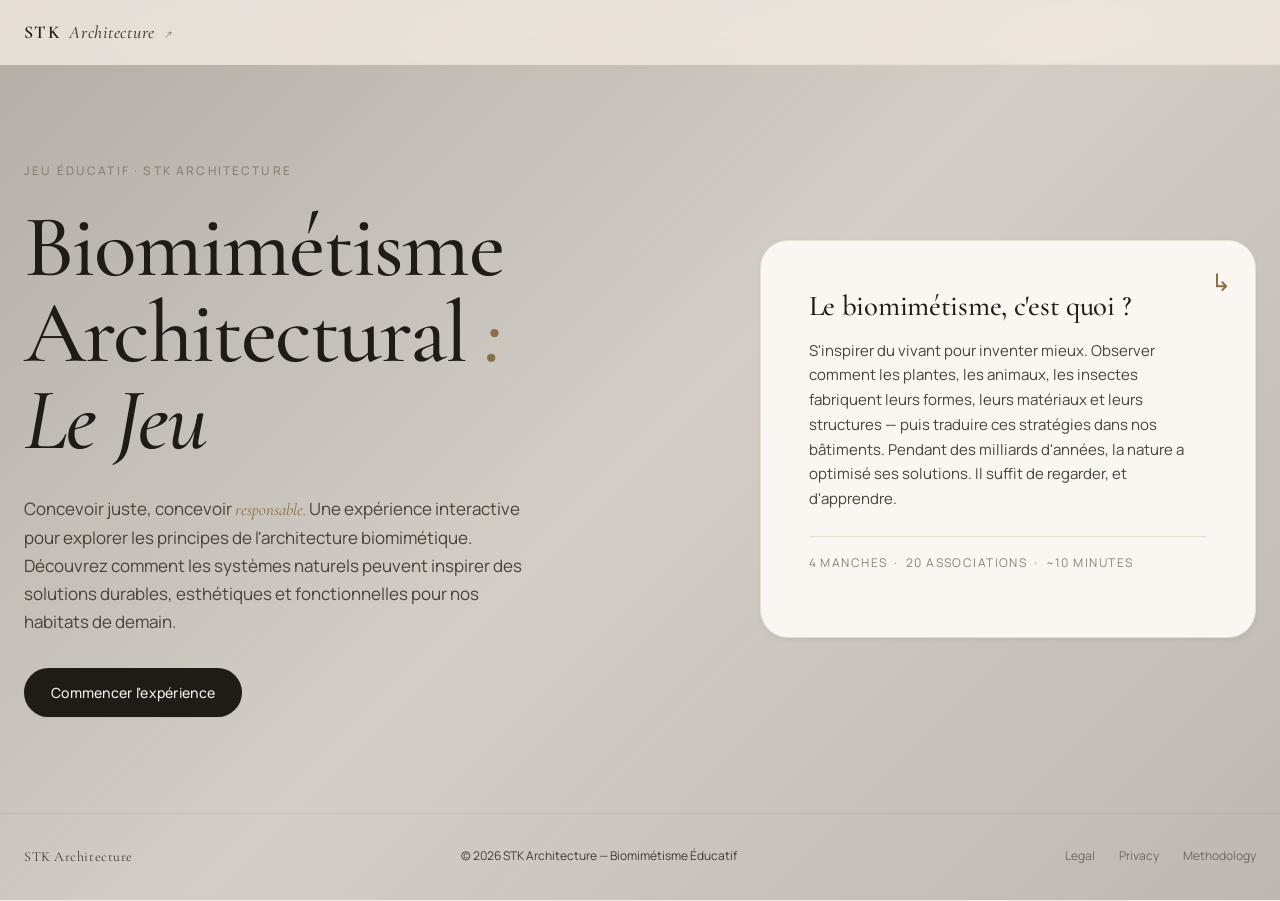
<file: index.html>
<!DOCTYPE html>
<html lang="fr">
<head>
  <meta charset="UTF-8" />
  <meta name="viewport" content="width=device-width, initial-scale=1.0" />
  <meta name="description" content="STK Architecture — Biomimétisme Architectural : Le Jeu. Un jeu d'association pédagogique entre formes vivantes et structures bâties." />
  <title>STK Architecture — Biomimétisme : Le Jeu</title>

  <!-- Typographies : Cormorant Garamond (serif italique pour titres) + Manrope (sans-serif corps) -->
  <link rel="preconnect" href="https://fonts.googleapis.com" />
  <link rel="preconnect" href="https://fonts.gstatic.com" crossorigin />
  <link
    href="https://fonts.googleapis.com/css2?family=Cormorant+Garamond:ital,wght@0,400;0,500;0,600;1,400;1,500;1,600&family=Manrope:wght@300;400;500;600;700&display=swap"
    rel="stylesheet"
  />

  <link rel="stylesheet" href="style.css" />
</head>
<body>

  <!-- ========== EN-TÊTE — Minimaliste ========== -->
  <header class="site-header" role="banner">
    <div class="site-header__inner">
      <a
        href="https://stk-architecture.com"
        class="site-header__logo"
        aria-label="Retour au site STK Architecture"
        title="Retour au site STK Architecture"
      >
        <span class="logo-mark">STK</span>
        <span class="logo-word">Architecture</span>
        <span class="logo-arrow" aria-hidden="true">↗</span>
      </a>
    </div>
  </header>

  <!-- ========== LANDING ========== -->
  <main id="view-landing" class="view view--landing" aria-labelledby="landing-title">
    <!-- Vidéo d'arrière-plan -->
    <video 
      id="landing-video" 
      class="landing__video" 
      autoplay 
      muted 
      loop
      playsinline
      aria-hidden="true"
    >
      <source src="background.mp4" type="video/mp4">
    </video>
    
    <div class="landing">
      <div class="landing__text">
        <p class="landing__eyebrow">Jeu éducatif · STK Architecture</p>
        <h1 id="landing-title" class="landing__title">
          Biomimétisme<br />
          Architectural <span class="landing__title-em">:</span><br />
          <em>Le Jeu</em>
        </h1>
        <p class="landing__lede">
          Concevoir juste, concevoir <em>responsable.</em>
          Une expérience interactive pour explorer les principes
          de l'architecture biomimétique. Découvrez comment les
          systèmes naturels peuvent inspirer des solutions durables,
          esthétiques et fonctionnelles pour nos habitats de demain.
        </p>
        <button type="button" class="btn btn--primary" id="btn-start">
          Commencer l'expérience
        </button>
      </div>

      <aside class="landing__card" aria-labelledby="landing-card-title">
        <span class="landing__card-mark">↳</span>
        <h2 id="landing-card-title" class="landing__card-title">
          Le biomimétisme, c'est quoi&nbsp;?
        </h2>
        <p>
          S'inspirer du vivant pour inventer mieux. Observer comment
          les plantes, les animaux, les insectes fabriquent leurs
          formes, leurs matériaux et leurs structures — puis traduire
          ces stratégies dans nos bâtiments. Pendant des milliards
          d'années, la nature a optimisé ses solutions. Il suffit de
          regarder, et d'apprendre.
        </p>
        <p class="landing__card-meta">
          4 manches &nbsp;·&nbsp; 20 associations &nbsp;·&nbsp; ~10 minutes
        </p>
      </aside>
    </div>
  </main>

  <!-- ========== JEU ========== -->
  <main id="view-game" class="view view--game" hidden aria-labelledby="game-title">

    <div class="game">
      <header class="game__header">
        <div class="game__header-left">
          <button type="button" class="btn-back" id="btn-quit">
            <span class="btn-back__arrow">←</span>
            <span class="btn-back__text">Menu principal</span>
          </button>
          <h2 class="game__phase" id="game-phase">Manche 1 / 4</h2>
        </div>
        <div class="game__header-right">
          <div class="game__progress" aria-live="polite">
            <span class="game__progress-label">Paires trouvées</span>
            <span class="game__progress-count">
              <span id="game-found">0</span>
              <span class="game__progress-sep">/</span>
              <span id="game-total">5</span>
            </span>
          </div>
        </div>
      </header>

      <section class="game__board" aria-label="Plateau de jeu">
        <div class="board" id="board" role="grid" aria-label="Grille de cartes à associer">
          <!-- Les cartes sont injectées par script.js -->
        </div>
      </section>
    </div>
  </main>

  <!-- ========== TOAST INDICE ========== -->
  <div
    class="hint-toast"
    id="hint-toast"
    role="status"
    aria-live="polite"
    hidden
  >
    <div class="hint-toast__content">
      <div class="hint-toast__header">
        <span class="hint-toast__icon">✦</span>
        <span class="hint-toast__title">Indice</span>
      </div>
      <p class="hint-toast__text" id="hint-toast-text"></p>
    </div>
    <button
      type="button"
      class="hint-toast__close"
      id="hint-toast-close"
      aria-label="Fermer l'indice"
    >×</button>
  </div>

  <!-- ========== MODALE : PAIRE TROUVÉE ========== -->
  <div
    class="modal"
    id="modal-pair"
    role="dialog"
    aria-modal="true"
    aria-labelledby="modal-pair-title"
    hidden
  >
    <div class="modal__backdrop" data-close-modal="modal-pair"></div>
    <article class="modal__panel modal__panel--pair">
      <header class="modal__header">
        <p class="modal__eyebrow">Association réussie</p>
        <h3 class="modal__title" id="modal-pair-title">—</h3>
      </header>

      <div class="modal__pair-visuals">
        <figure class="modal__visual modal__visual--bio">
          <div class="modal__visual-image" id="modal-pair-bio-image" aria-hidden="true"></div>
          <figcaption>
            <span class="modal__visual-label">Biologie</span>
            <span class="modal__visual-name" id="modal-pair-bio-name">—</span>
          </figcaption>
        </figure>
        <div class="modal__visual-link" aria-hidden="true">
          <span>↔</span>
        </div>
        <figure class="modal__visual modal__visual--archi">
          <div class="modal__visual-image" id="modal-pair-archi-image" aria-hidden="true"></div>
          <figcaption>
            <span class="modal__visual-label">Architecture</span>
            <span class="modal__visual-name" id="modal-pair-archi-name">—</span>
          </figcaption>
        </figure>
      </div>

      <p class="modal__body" id="modal-pair-text">—</p>

      <footer class="modal__footer">
        <button type="button" class="btn btn--primary" id="modal-pair-continue">
          Continuer →
        </button>
      </footer>
    </article>
  </div>

  <!-- ========== MODALE : FIN DE MANCHE ========== -->
  <div
    class="modal"
    id="modal-round"
    role="dialog"
    aria-modal="true"
    aria-labelledby="modal-round-title"
    hidden
  >
    <div class="modal__backdrop"></div>
    <article class="modal__panel modal__panel--round">
      <p class="modal__eyebrow">Manche complétée</p>
      <h3 class="modal__title" id="modal-round-title">—</h3>
      <p class="modal__body" id="modal-round-text">
        Cinq associations trouvées. Vous progressez dans la lecture
        des stratégies du vivant.
      </p>
      <div class="modal__progress" aria-hidden="true">
        <div class="modal__progress-bar">
          <div class="modal__progress-fill" id="modal-round-fill"></div>
        </div>
        <span id="modal-round-percent">0%</span>
      </div>
      <footer class="modal__footer">
        <button type="button" class="btn btn--primary" id="modal-round-continue">
          Manche suivante →
        </button>
      </footer>
    </article>
  </div>

  <!-- ========== MODALE : FIN DE JEU ========== -->
  <div
    class="modal"
    id="modal-end"
    role="dialog"
    aria-modal="true"
    aria-labelledby="modal-end-title"
    hidden
  >
    <div class="modal__backdrop"></div>
    <article class="modal__panel modal__panel--end">
      <p class="modal__eyebrow">Session complète</p>
      <h3 class="modal__title" id="modal-end-title">
        <em>Masterful Connections</em>
      </h3>
      <p class="modal__body">
        Vingt liens biomimétiques décryptés. Vous avez exploré
        comment la nature innove depuis des milliards d'années.
        Chez STK, nous intégrons cette sagesse millénaire pour
        concevoir des espaces justes, résilients et profondément
        liés à leur territoire.
      </p>
      <footer class="modal__footer modal__footer--split">
        <button type="button" class="btn btn--ghost" id="modal-end-restart">
          Rejouer
        </button>
        <button type="button" class="btn btn--primary" id="modal-end-close">
          Revenir à l'accueil
        </button>
      </footer>
    </article>
  </div>

  <!-- ========== PIED DE PAGE ========== -->
  <footer class="site-footer">
    <p class="site-footer__brand">STK Architecture</p>
    <p class="site-footer__copy">© 2026 STK Architecture — Biomimétisme Éducatif</p>
    <nav class="site-footer__nav" aria-label="Liens secondaires">
      <a href="#">Legal</a>
      <a href="#">Privacy</a>
      <a href="#">Methodology</a>
    </nav>
  </footer>

  <script src="script.js" defer></script>
</body>
</html>
</file>
<file: style.css>
/* =============================================================
   STK Architecture — Biomimétisme : Le Jeu
   Feuille de style principale
   ============================================================= */

/* -------------------------------------------------------------
   1. RESET & BASE
   ------------------------------------------------------------- */
   *,
   *::before,
   *::after {
     box-sizing: border-box;
     margin: 0;
     padding: 0;
   }
   
   html {
     -webkit-text-size-adjust: 100%;
     -moz-text-size-adjust: 100%;
     text-size-adjust: 100%;
     scroll-behavior: smooth;
   }
   
   body {
     font-family: var(--font-sans);
     font-size: 16px;
     line-height: 1.6;
     color: var(--color-ink);
     background-color: var(--color-bg);
     -webkit-font-smoothing: antialiased;
     -moz-osx-font-smoothing: grayscale;
     min-height: 100vh;
     min-height: 100dvh;
     display: flex;
     flex-direction: column;
     overflow-x: hidden;
   }
   
   img,
   picture,
   svg {
     display: block;
     max-width: 100%;
   }
   
   button {
     font-family: inherit;
     font-size: inherit;
     color: inherit;
     background: none;
     border: none;
     cursor: pointer;
   }
   
   a {
     color: inherit;
     text-decoration: none;
   }
   
   [hidden] {
     display: none !important;
   }
   
   /* -------------------------------------------------------------
      2. DESIGN TOKENS
      ------------------------------------------------------------- */
   :root {
     /* Couleurs — palette sable / terre / encre */
     --color-bg: #f2ede5;
     --color-bg-soft: #ebe4d8;
     --color-surface: #faf7f2;
     --color-surface-elev: #ffffff;
     --color-ink: #1f1b16;
     --color-ink-soft: #4a423a;
     --color-ink-mute: #8a8175;
     --color-line: #d9d1c2;
     --color-line-soft: #e6dfd2;
     --color-accent: #8b6f47;
     --color-accent-deep: #6b552e;
     --color-success: #7a8b6c;
     --color-success-soft: #e5ead8;
     --color-error: #a85d3e;
     --color-error-soft: #f1d8ce;
     --color-bio: #6b8a6e;
     --color-archi: #8b6f47;
   
     /* Typographies */
     --font-serif: "Cormorant Garamond", "Garamond", "Georgia", serif;
     --font-sans: "Manrope", "Helvetica Neue", "Helvetica", "Arial", sans-serif;
   
     /* Espacements */
     --space-1: 4px;
     --space-2: 8px;
     --space-3: 12px;
     --space-4: 16px;
     --space-5: 24px;
     --space-6: 32px;
     --space-7: 48px;
     --space-8: 64px;
     --space-9: 96px;
   
     /* Rayons */
     --radius-sm: 6px;
     --radius-md: 12px;
     --radius-lg: 20px;
     --radius-xl: 28px;
   
     /* Ombres */
     --shadow-sm: 0 1px 2px rgba(31, 27, 22, 0.04),
                  0 2px 6px rgba(31, 27, 22, 0.04);
     --shadow-md: 0 4px 12px rgba(31, 27, 22, 0.06),
                  0 12px 32px rgba(31, 27, 22, 0.06);
     --shadow-lg: 0 12px 32px rgba(31, 27, 22, 0.10),
                  0 32px 80px rgba(31, 27, 22, 0.14);
   
     /* Easing — courbes d'animation soignées (style Apple) */
     --ease-out-quart: cubic-bezier(0.25, 1, 0.5, 1);
     --ease-out-quint: cubic-bezier(0.22, 1, 0.36, 1);
     --ease-in-out-soft: cubic-bezier(0.65, 0, 0.35, 1);
     --ease-spring: cubic-bezier(0.34, 1.56, 0.64, 1);
   
     /* Durées */
     --dur-fast: 180ms;
     --dur-med: 320ms;
     --dur-slow: 560ms;
     --dur-xslow: 900ms;
   
     /* Layout */
     --header-h: 64px;
     --container-max: 1320px;
   }
   
   /* -------------------------------------------------------------
      3. TYPOGRAPHIE
      ------------------------------------------------------------- */
   h1,
   h2,
   h3,
   h4 {
     font-family: var(--font-serif);
     font-weight: 500;
     line-height: 1.1;
     letter-spacing: -0.01em;
     color: var(--color-ink);
   }
   
   em {
     font-style: italic;
     font-family: var(--font-serif);
   }
   
   p {
     color: var(--color-ink-soft);
   }
   
   /* -------------------------------------------------------------
      4. HEADER — Minimaliste, logo cliquable
      ------------------------------------------------------------- */
   .site-header {
     position: sticky;
     top: 0;
     z-index: 50;
     background-color: rgba(242, 237, 229, 0.78);
     backdrop-filter: saturate(150%) blur(14px);
     -webkit-backdrop-filter: saturate(150%) blur(14px);
     border-bottom: 1px solid var(--color-line-soft);
   }
   
   .site-header__inner {
     max-width: var(--container-max);
     margin: 0 auto;
     padding: 0 var(--space-5);
     height: var(--header-h);
     display: flex;
     align-items: center;
     justify-content: flex-start;
   }
   
   /* Logo = bouton "retour au site" */
   .site-header__logo {
     display: inline-flex;
     align-items: baseline;
     gap: 8px;
     padding: 8px 14px;
     margin-left: -14px; /* aligne visuellement le texte avec la grille */
     border-radius: 999px;
     font-family: var(--font-serif);
     font-size: 18px;
     font-weight: 500;
     letter-spacing: 0.04em;
     color: var(--color-ink);
     transition:
       background-color var(--dur-med) var(--ease-out-quart),
       transform var(--dur-med) var(--ease-out-quart),
       color var(--dur-med) var(--ease-out-quart);
   }
   
   .site-header__logo:hover {
     background-color: var(--color-ink);
     color: var(--color-bg);
     transform: translateY(-1px);
   }
   
   .site-header__logo:hover .logo-word {
     color: var(--color-bg);
   }
   
   .site-header__logo:hover .logo-arrow {
     transform: translate(2px, -2px);
     opacity: 1;
   }
   
   .site-header__logo:focus-visible {
     outline: 2px solid var(--color-accent);
     outline-offset: 3px;
   }
   
   .site-header__logo:active {
     transform: translateY(0) scale(0.98);
   }
   
   .logo-mark {
     font-weight: 600;
     letter-spacing: 0.08em;
   }
   
   .logo-word {
     font-style: italic;
     color: var(--color-ink-soft);
     transition: color var(--dur-med) var(--ease-out-quart);
   }
   
   .logo-arrow {
     display: inline-block;
     font-size: 14px;
     font-style: normal;
     opacity: 0.55;
     margin-left: 2px;
     transition:
       transform var(--dur-med) var(--ease-out-quart),
       opacity var(--dur-med) var(--ease-out-quart);
   }
   
   /* -------------------------------------------------------------
      5. BOUTONS — Design system unifié
      Tous les CTA partagent la même direction artistique :
      même fond, même couleur, mêmes bordures, même hover.
      ------------------------------------------------------------- */
   .btn {
     display: inline-flex;
     align-items: center;
     justify-content: center;
     gap: 8px;
     padding: 14px 26px;
     font-family: var(--font-sans);
     font-size: 14px;
     font-weight: 500;
     letter-spacing: 0.02em;
     border-radius: 999px;
     cursor: pointer;
     user-select: none;
     white-space: nowrap;
     border: 1px solid transparent;
     background-color: var(--color-ink);
     color: var(--color-bg);
     box-shadow: 0 1px 2px rgba(31, 27, 22, 0.06);
     transition:
       transform 0.35s var(--ease-in-out-soft),
       background-color 0.35s var(--ease-in-out-soft),
       color 0.35s var(--ease-in-out-soft),
       border-color 0.35s var(--ease-in-out-soft),
       box-shadow 0.35s var(--ease-in-out-soft);
   }
   
   .btn:hover {
     background-color: var(--color-accent-deep);
     color: var(--color-bg);
     transform: translateY(-2px);
     box-shadow: 0 10px 24px rgba(31, 27, 22, 0.18);
   }
   
   .btn:focus-visible {
     outline: 2px solid var(--color-accent);
     outline-offset: 3px;
   }
   
   .btn:active {
     transform: translateY(0) scale(0.98);
     box-shadow: 0 1px 2px rgba(31, 27, 22, 0.06);
   }
   
   /* Variantes — toutes basées sur la même direction artistique */
   .btn--primary {
     /* Style par défaut (identique au .btn) — gardé pour rétrocompat. */
   }
   
   .btn--ghost {
     background-color: transparent;
     color: var(--color-ink);
     border-color: var(--color-ink);
     box-shadow: none;
   }
   
   .btn--ghost:hover {
     background-color: var(--color-ink);
     color: var(--color-bg);
     border-color: var(--color-ink);
     box-shadow: 0 10px 24px rgba(31, 27, 22, 0.18);
   }
   
   .btn--small {
     padding: 11px 20px;
     font-size: 13px;
   }
   
   /* -------------------------------------------------------------
      6. LANDING
      ------------------------------------------------------------- */
   .view {
     flex: 1;
   }
   
   .view--landing {
     padding: var(--space-7) var(--space-5) var(--space-9);
     position: relative;
     isolation: isolate;
   }
   
   /* Vidéo d'arrière-plan */
   .landing__video {
     position: fixed;
     top: 0;
     left: 0;
     width: 100%;
     height: 100%;
     object-fit: cover;
     z-index: -1;
     opacity: 0.5;
     filter: brightness(0.65);
   }
   
   /* Overlay sombre par-dessus la vidéo pour encore mieux faire ressortir le texte */
   .view--landing::before {
     content: "";
     position: fixed;
     top: 0;
     left: 0;
     width: 100%;
     height: 100%;
     background: linear-gradient(
       135deg,
       rgba(31, 27, 22, 0.3) 0%,
       rgba(31, 27, 22, 0.15) 50%,
       rgba(31, 27, 22, 0.25) 100%
     );
     z-index: -1;
     pointer-events: none;
   }
   
   .landing {
     max-width: var(--container-max);
     margin: 0 auto;
     display: grid;
     grid-template-columns: 1fr;
     gap: var(--space-7);
     align-items: center;
   }
   
   @media (min-width: 880px) {
     .landing {
       grid-template-columns: 1.15fr 0.85fr;
       gap: var(--space-8);
       padding-top: var(--space-7);
     }
   }
   
   .landing__eyebrow {
     font-size: 12px;
     font-weight: 500;
     letter-spacing: 0.18em;
     text-transform: uppercase;
     color: var(--color-ink-mute);
     margin-bottom: var(--space-5);
     animation: fadeUp var(--dur-slow) var(--ease-out-quint) both;
   }
   
   .landing__title {
     font-size: clamp(2.5rem, 7vw, 5.5rem);
     font-weight: 500;
     line-height: 0.98;
     letter-spacing: -0.02em;
     margin-bottom: var(--space-6);
     color: var(--color-ink);
     animation: fadeUp var(--dur-slow) var(--ease-out-quint) 80ms both;
   }
   
   .landing__title em {
     font-style: italic;
     font-weight: 500;
   }
   
   .landing__title-em {
     font-style: italic;
     color: var(--color-accent);
   }
   
   .landing__lede {
     font-size: clamp(15px, 1.5vw, 17px);
     line-height: 1.65;
     color: var(--color-ink-soft);
     max-width: 52ch;
     margin-bottom: var(--space-6);
     animation: fadeUp var(--dur-slow) var(--ease-out-quint) 160ms both;
   }
   
   .landing__lede em {
     color: var(--color-accent);
     font-style: italic;
   }
   
   #btn-start {
     animation: fadeUp var(--dur-slow) var(--ease-out-quint) 240ms both;
   }
   
   .landing__card {
     position: relative;
     background-color: var(--color-surface);
     border: 1px solid var(--color-line-soft);
     border-radius: var(--radius-xl);
     padding: var(--space-7);
     box-shadow: var(--shadow-sm);
     animation: fadeUp var(--dur-slow) var(--ease-out-quint) 320ms both;
   }
   
   .landing__card-mark {
     position: absolute;
     top: var(--space-5);
     right: var(--space-5);
     font-size: 24px;
     color: var(--color-accent);
     font-family: var(--font-serif);
   }
   
   .landing__card-title {
     font-size: 1.8rem;
     line-height: 1.15;
     margin-bottom: var(--space-4);
     color: var(--color-ink);
   }
   
   .landing__card p {
     font-size: 15px;
     line-height: 1.65;
     margin-bottom: var(--space-4);
     color: var(--color-ink-soft);
   }
   
   .landing__card-meta {
     font-size: 12px !important;
     letter-spacing: 0.12em;
     text-transform: uppercase;
     color: var(--color-ink-mute) !important;
     margin-top: var(--space-5);
     padding-top: var(--space-4);
     border-top: 1px solid var(--color-line-soft);
   }
   
   /* -------------------------------------------------------------
      7. JEU — En-tête
      ------------------------------------------------------------- */
   .view--game {
     padding: var(--space-5) var(--space-4) var(--space-7);
     position: relative;
     isolation: isolate;
     /* --bg-opacity = opacité actuelle de l'arbre (0 → 1)
        --bg-scale   = scale de l'arbre (1 → 1.05) pour l'effet "pousse" */
     --bg-opacity: 0;
     --bg-scale: 1;
   }
   
   /* === Mécanique de l'arbre ===
      L'arbre apparaît UNIQUEMENT sur la vue jeu (pas sur la landing).
      Il démarre à opacité 0 et augmente de +20% à chaque bonne paire,
      avec un très léger scale couplé pour donner l'impression qu'il pousse. */
   .view--game::before {
     content: "";
     position: fixed;
     inset: 0;
     z-index: -1;
     background-image: var(--round-bg);
     background-size: cover;
     background-position: center;
     background-repeat: no-repeat;
     opacity: var(--bg-opacity);
     transform: scale(var(--bg-scale));
     transform-origin: center 60%;
     transition:
       opacity 1100ms var(--ease-out-quint),
       transform 1400ms var(--ease-out-quint);
     pointer-events: none;
     will-change: opacity, transform;
   }
   
   /* Voile sable très léger par-dessus l'arbre pour adoucir le contraste
      et garder une cohérence chromatique avec la palette du site. */
   .view--game.has-round-bg::after {
     content: "";
     position: fixed;
     inset: 0;
     z-index: -1;
     background: rgba(242, 237, 229, 0.35);
     pointer-events: none;
   }
   
   .game {
     max-width: var(--container-max);
     margin: 0 auto;
   }
   
   .game__header {
     display: flex;
     flex-direction: column;
     gap: var(--space-3);
     margin-bottom: var(--space-6);
     padding: var(--space-4);
     background-color: rgba(250, 247, 242, 0.78);
     backdrop-filter: blur(8px) saturate(140%);
     -webkit-backdrop-filter: blur(8px) saturate(140%);
     border-radius: var(--radius-lg);
     border: 1px solid rgba(217, 209, 194, 0.4);
     animation: fadeUp var(--dur-med) var(--ease-out-quint) both;
   }
   
   @media (min-width: 720px) {
     .game__header {
       flex-direction: row;
       align-items: flex-end;
       justify-content: space-between;
       gap: var(--space-5);
     }
   }
   
   .game__header-left {
     display: flex;
     align-items: center;
     gap: var(--space-5);
   }
   
   /* Bouton retour menu principal */
   .btn-back {
     display: inline-flex;
     align-items: center;
     gap: 6px;
     padding: 8px 14px;
     background: rgba(250, 247, 242, 0.78);
     backdrop-filter: blur(6px) saturate(140%);
     -webkit-backdrop-filter: blur(6px) saturate(140%);
     border: 1px solid var(--color-line);
     border-radius: 999px;
     font-size: 13px;
     font-weight: 500;
     color: var(--color-ink-soft);
     cursor: pointer;
     transition:
       background-color 0.3s var(--ease-in-out-soft),
       border-color 0.3s var(--ease-in-out-soft),
       color 0.3s var(--ease-in-out-soft),
       transform 0.3s var(--ease-in-out-soft);
   }
   
   .btn-back:hover {
     background-color: var(--color-ink);
     border-color: var(--color-ink);
     color: var(--color-bg);
     transform: translateX(-2px);
   }
   
   .btn-back:active {
     transform: translateX(0) scale(0.98);
   }
   
   .btn-back__arrow {
     font-size: 16px;
     line-height: 1;
   }
   
   .btn-back__text {
     line-height: 1;
   }
   
   .game__phase {
     font-family: var(--font-serif);
     font-size: clamp(1.5rem, 3.5vw, 2rem);
     font-weight: 500;
     letter-spacing: 0.02em;
     color: var(--color-ink);
     margin: 0;
   }
   
   .game__progress {
     display: inline-flex;
     align-items: center;
     gap: var(--space-3);
     padding: 10px 18px;
     background-color: rgba(250, 247, 242, 0.78);
     backdrop-filter: blur(6px) saturate(140%);
     -webkit-backdrop-filter: blur(6px) saturate(140%);
     border: 1px solid var(--color-line-soft);
     border-radius: 999px;
   }
   
   .game__progress-label {
     font-size: 11px;
     letter-spacing: 0.14em;
     text-transform: uppercase;
     color: var(--color-ink-mute);
   }
   
   .game__progress-count {
     font-family: var(--font-sans);
     font-size: 18px;
     color: var(--color-ink);
     font-weight: 600;
   }
   
   .game__progress-sep {
     color: var(--color-ink-mute);
     margin: 0 2px;
     font-style: italic;
   }
   
   /* -------------------------------------------------------------
      8. PLATEAU — Grille de cartes
      ------------------------------------------------------------- */
   .game__board {
     margin-bottom: var(--space-6);
   }
   
   .board {
     display: grid;
     grid-template-columns: repeat(2, 1fr);
     grid-template-rows: repeat(5, 1fr);
     gap: var(--space-3);
     min-height: 60vh;
   }
   
   @media (min-width: 720px) {
     .board {
       grid-template-columns: repeat(3, 1fr);
       grid-template-rows: repeat(4, 1fr);
       gap: var(--space-4);
     }
   }
   
   @media (min-width: 1024px) {
     .board {
       grid-template-columns: repeat(4, 1fr);
       grid-template-rows: repeat(3, 1fr);
       gap: var(--space-5);
     }
   }
   
   /* -------------------------------------------------------------
      9. CARTE
      ------------------------------------------------------------- */
   .card {
     position: relative;
     background-color: rgba(250, 247, 242, 0.78);
     backdrop-filter: blur(6px) saturate(140%);
     -webkit-backdrop-filter: blur(6px) saturate(140%);
     border: 1px solid var(--color-line-soft);
     border-radius: var(--radius-lg);
     padding: var(--space-4);
     display: flex;
     flex-direction: column;
     gap: var(--space-3);
     cursor: pointer;
     text-align: left;
     overflow: hidden;
     transition:
       transform var(--dur-med) var(--ease-out-quint),
       box-shadow var(--dur-med) var(--ease-out-quint),
       border-color var(--dur-med) var(--ease-out-quint),
       background-color var(--dur-med) var(--ease-out-quint),
       opacity var(--dur-med) var(--ease-out-quint);
     animation: cardIn var(--dur-slow) var(--ease-out-quint) both;
     animation-delay: calc(var(--card-i, 0) * 40ms);
   }
   
   .card:hover:not(.card--solved):not(.card--empty) {
     transform: translateY(-2px);
     box-shadow: var(--shadow-md);
     border-color: var(--color-line);
     background-color: rgba(250, 247, 242, 0.92);
   }
   
   .card:focus-visible {
     outline: 2px solid var(--color-accent);
     outline-offset: 3px;
   }
   
   /* État sélectionné — effet ultra-visible */
   .card--selected {
     background-color: rgba(255, 255, 255, 0.98);
     border-width: 3px;
     border-color: var(--color-accent);
     box-shadow:
       0 0 0 4px rgba(139, 111, 71, 0.2),
       0 12px 32px rgba(139, 111, 71, 0.4),
       0 20px 60px rgba(139, 111, 71, 0.25);
     transform: translateY(-12px) scale(1.03);
     z-index: 10;
   }
   
   .card--selected .card__label--bio {
     box-shadow: 0 2px 10px rgba(107, 138, 110, 0.5);
   }
   
   .card--selected .card__label--archi {
     box-shadow: 0 2px 10px rgba(139, 111, 71, 0.5);
   }
   
   /* Animation de validation correcte */
   .card--correct {
     background-color: var(--color-success-soft);
     border-color: var(--color-success);
     animation: cardCorrect 600ms var(--ease-out-quint);
   }
   
   @keyframes cardCorrect {
     0%   { transform: translateY(-2px) scale(1); }
     35%  { transform: translateY(-4px) scale(1.03); }
     100% { transform: translateY(0) scale(1); }
   }
   
   /* Animation d'erreur */
   .card--wrong {
     background-color: var(--color-error-soft);
     border-color: var(--color-error);
     animation: cardWrong 480ms var(--ease-in-out-soft);
   }
   
   @keyframes cardWrong {
     0%, 100% { transform: translateX(0); }
     20%      { transform: translateX(-6px); }
     40%      { transform: translateX(5px); }
     60%      { transform: translateX(-4px); }
     80%      { transform: translateX(3px); }
   }
   
   /* État résolu — atténué, non cliquable */
   .card--solved {
     opacity: 0.42;
     cursor: default;
     pointer-events: none;
     background-color: var(--color-bg-soft);
   }
   
   .card--solved::after {
     content: "✓";
     position: absolute;
     top: 14px;
     right: 14px;
     width: 24px;
     height: 24px;
     display: flex;
     align-items: center;
     justify-content: center;
     font-size: 14px;
     font-weight: 600;
     background-color: var(--color-success);
     color: #fff;
     border-radius: 50%;
   }
   
   /* Case vide — invisible mais conserve l'espacement de grille */
   .card--empty {
     background: transparent;
     border: 1px dashed transparent;
     cursor: default;
     pointer-events: none;
     box-shadow: none;
   }
   
   /* Composition interne de la carte */
   .card__media {
     flex: 1;
     background-color: var(--color-bg-soft);
     background-size: cover;
     background-position: center;
     border-radius: var(--radius-md);
     min-height: 70px;
     position: relative;
     overflow: hidden;
   }
   
   .card__media::before {
     /* Placeholder grain subtil quand pas d'image */
     content: "";
     position: absolute;
     inset: 0;
     background:
       radial-gradient(
         circle at 30% 20%,
         rgba(255, 255, 255, 0.35),
         transparent 60%
       ),
       radial-gradient(
         circle at 70% 80%,
         rgba(31, 27, 22, 0.06),
         transparent 60%
       );
   }
   
   .card__label {
     position: absolute;
     top: 8px;
     left: 8px;
     font-size: 9px;
     font-weight: 600;
     letter-spacing: 0.16em;
     text-transform: uppercase;
     padding: 4px 8px;
     border-radius: 999px;
     background-color: rgba(250, 247, 242, 0.92);
     backdrop-filter: blur(6px);
     -webkit-backdrop-filter: blur(6px);
     z-index: 2;
   }
   
   .card__label--bio {
     color: var(--color-bio);
     border: 1px solid rgba(107, 138, 110, 0.3);
   }
   
   .card__label--archi {
     color: var(--color-archi);
     border: 1px solid rgba(139, 111, 71, 0.3);
   }
   
   .card__name {
     font-family: var(--font-serif);
     font-size: 15px;
     font-weight: 500;
     line-height: 1.15;
     color: var(--color-ink);
     padding: 0 2px;
   }
   
   @media (min-width: 720px) {
     .card__name {
       font-size: 17px;
     }
   }
   
   .card__caption {
     font-size: 11px;
     line-height: 1.4;
     color: var(--color-ink-mute);
     padding: 0 2px;
   }
   
   @media (min-width: 720px) {
     .card__caption {
       font-size: 12px;
     }
   }
   
   /* -------------------------------------------------------------
      10. PIED DE JEU
      ------------------------------------------------------------- */
   .game__footer {
     display: flex;
     align-items: center;
     justify-content: space-between;
     flex-wrap: wrap;
     gap: var(--space-4);
     padding: var(--space-4);
     background-color: rgba(250, 247, 242, 0.78);
     backdrop-filter: blur(8px) saturate(140%);
     -webkit-backdrop-filter: blur(8px) saturate(140%);
     border-radius: var(--radius-lg);
     border: 1px solid rgba(217, 209, 194, 0.4);
   }
   
   .game__legend {
     display: inline-flex;
     align-items: center;
     gap: var(--space-3);
     font-size: 12px;
     color: var(--color-ink-mute);
     letter-spacing: 0.04em;
   }
   
   .legend-dot {
     display: inline-block;
     width: 8px;
     height: 8px;
     border-radius: 50%;
     margin-right: 6px;
     vertical-align: middle;
   }
   
   .legend-dot--bio { background-color: var(--color-bio); }
   .legend-dot--archi { background-color: var(--color-archi); }
   
   .legend-sep {
     color: var(--color-line);
   }
   
   /* -------------------------------------------------------------
      11. TOAST D'INDICE — Bas à droite, non intrusif, lisible
      ------------------------------------------------------------- */
   .hint-toast {
     position: fixed;
     bottom: var(--space-6);
     right: var(--space-6);
     z-index: 60;
     display: flex;
     align-items: flex-start;
     gap: var(--space-4);
     max-width: min(480px, calc(100vw - 48px));
     padding: var(--space-5) var(--space-6);
     background-color: rgba(31, 27, 22, 0.94);
     backdrop-filter: blur(8px) saturate(140%);
     -webkit-backdrop-filter: blur(8px) saturate(140%);
     color: var(--color-bg);
     border-radius: var(--radius-lg);
     box-shadow: var(--shadow-lg);
     opacity: 0;
     transform: translateY(16px);
     transition:
       opacity 450ms var(--ease-in-out-soft),
       transform 450ms var(--ease-in-out-soft);
     pointer-events: none;
   }
   
   .hint-toast.is-visible {
     opacity: 1;
     transform: translateY(0);
     pointer-events: auto;
   }
   
   .hint-toast__content {
     flex: 1;
     display: flex;
     flex-direction: column;
     gap: var(--space-3);
   }
   
   .hint-toast__header {
     display: flex;
     align-items: center;
     gap: var(--space-2);
   }
   
   .hint-toast__icon {
     color: var(--color-accent);
     font-size: 20px;
     line-height: 1;
     flex-shrink: 0;
   }
   
   .hint-toast__title {
     font-size: 18px;
     font-weight: 700;
     letter-spacing: 0.02em;
     line-height: 1;
     color: var(--color-bg);
   }
   
   .hint-toast__text {
     font-size: 16px;
     line-height: 1.6;
     letter-spacing: 0.005em;
     font-weight: 400;
     margin: 0;
     color: rgba(255, 255, 255, 0.92);
   }
   
   .hint-toast__close {
     flex-shrink: 0;
     width: 28px;
     height: 28px;
     display: flex;
     align-items: center;
     justify-content: center;
     background: rgba(255, 255, 255, 0.1);
     border: 1px solid rgba(255, 255, 255, 0.15);
     border-radius: 6px;
     color: var(--color-bg);
     font-size: 22px;
     line-height: 1;
     cursor: pointer;
     transition:
       background-color 0.25s var(--ease-in-out-soft),
       border-color 0.25s var(--ease-in-out-soft),
       transform 0.25s var(--ease-in-out-soft);
     margin-left: var(--space-2);
   }
   
   .hint-toast__close:hover {
     background: rgba(255, 255, 255, 0.2);
     border-color: rgba(255, 255, 255, 0.3);
     transform: scale(1.05);
   }
   
   .hint-toast__close:active {
     transform: scale(0.95);
   }
   
   @media (max-width: 560px) {
     .hint-toast {
       bottom: var(--space-5);
       right: var(--space-5);
       left: var(--space-5);
       max-width: none;
     }
   }
   
   /* -------------------------------------------------------------
      12. MODALES
      ------------------------------------------------------------- */
   .modal {
     position: fixed;
     inset: 0;
     z-index: 100;
     display: flex;
     align-items: center;
     justify-content: center;
     padding: var(--space-4);
   }
   
   .modal__backdrop {
     position: absolute;
     inset: 0;
     background-color: rgba(31, 27, 22, 0.42);
     backdrop-filter: blur(10px);
     -webkit-backdrop-filter: blur(10px);
     opacity: 0;
     animation: backdropIn var(--dur-med) var(--ease-out-quart) forwards;
   }
   
   .modal__panel {
     position: relative;
     background-color: var(--color-surface-elev);
     border-radius: var(--radius-xl);
     padding: var(--space-6) var(--space-5);
     width: 100%;
     max-width: 560px;
     max-height: calc(100dvh - 32px);
     overflow-y: auto;
     box-shadow: var(--shadow-lg);
     opacity: 0;
     transform: translateY(8px) scale(0.96);
     animation: panelIn var(--dur-slow) var(--ease-out-quint) 60ms forwards;
   }
   
   @media (min-width: 720px) {
     .modal__panel {
       padding: var(--space-7);
     }
   }
   
   @keyframes backdropIn {
     to { opacity: 1; }
   }
   
   @keyframes panelIn {
     to {
       opacity: 1;
       transform: translateY(0) scale(1);
     }
   }
   
   .modal__header {
     margin-bottom: var(--space-5);
   }
   
   .modal__eyebrow {
     font-size: 11px;
     letter-spacing: 0.18em;
     text-transform: uppercase;
     color: var(--color-success);
     margin-bottom: var(--space-2);
     font-weight: 600;
   }
   
   .modal__title {
     font-size: clamp(1.7rem, 3.5vw, 2.2rem);
     line-height: 1.1;
     color: var(--color-ink);
     margin-bottom: var(--space-3);
   }
   
   .modal__body {
     font-size: 15px;
     line-height: 1.65;
     color: var(--color-ink-soft);
     margin-bottom: var(--space-6);
   }
   
   .modal__footer {
     display: flex;
     justify-content: flex-end;
     gap: var(--space-3);
   }
   
   .modal__footer--split {
     justify-content: space-between;
   }
   
   /* — Modale paire trouvée — */
   .modal__pair-visuals {
     display: grid;
     grid-template-columns: 1fr auto 1fr;
     align-items: stretch;
     gap: var(--space-3);
     margin-bottom: var(--space-5);
   }
   
   .modal__visual {
     display: flex;
     flex-direction: column;
     gap: var(--space-3);
   }
   
   .modal__visual-image {
     aspect-ratio: 1 / 1;
     background-color: var(--color-bg-soft);
     background-size: cover;
     background-position: center;
     border-radius: var(--radius-md);
     position: relative;
     overflow: hidden;
   }
   
   .modal__visual-image::before {
     content: "";
     position: absolute;
     inset: 0;
     background:
       radial-gradient(
         circle at 30% 30%,
         rgba(255, 255, 255, 0.35),
         transparent 65%
       );
   }
   
   .modal__visual--bio .modal__visual-image {
     background-color: #d9e1d3;
   }
   
   .modal__visual--archi .modal__visual-image {
     background-color: #e6dac5;
   }
   
   .modal__visual figcaption {
     display: flex;
     flex-direction: column;
     gap: 2px;
   }
   
   .modal__visual-label {
     font-size: 10px;
     letter-spacing: 0.18em;
     text-transform: uppercase;
     color: var(--color-ink-mute);
     font-weight: 600;
   }
   
   .modal__visual--bio .modal__visual-label { color: var(--color-bio); }
   .modal__visual--archi .modal__visual-label { color: var(--color-archi); }
   
   .modal__visual-name {
     font-family: var(--font-serif);
     font-size: 15px;
     font-weight: 500;
     color: var(--color-ink);
     line-height: 1.2;
   }
   
   .modal__visual-link {
     display: flex;
     align-items: center;
     justify-content: center;
     font-size: 20px;
     color: var(--color-accent);
     font-family: var(--font-serif);
   }
   
   /* — Modale fin de manche — */
   .modal__progress {
     display: flex;
     align-items: center;
     gap: var(--space-4);
     margin-bottom: var(--space-6);
   }
   
   .modal__progress-bar {
     flex: 1;
     height: 4px;
     background-color: var(--color-line-soft);
     border-radius: 999px;
     overflow: hidden;
   }
   
   .modal__progress-fill {
     height: 100%;
     width: 0;
     background-color: var(--color-accent);
     border-radius: 999px;
     transition: width var(--dur-xslow) var(--ease-out-quint);
   }
   
   #modal-round-percent {
     font-family: var(--font-serif);
     font-size: 18px;
     font-weight: 500;
     color: var(--color-ink);
     min-width: 50px;
     text-align: right;
   }
   
   /* -------------------------------------------------------------
      13. PIED DE PAGE
      ------------------------------------------------------------- */
   .site-footer {
     margin-top: auto;
     padding: var(--space-6) var(--space-5);
     border-top: 1px solid var(--color-line-soft);
     background-color: var(--color-bg);
     display: flex;
     flex-direction: column;
     gap: var(--space-3);
     text-align: center;
     font-size: 12px;
     color: var(--color-ink-mute);
   }
   
   @media (min-width: 720px) {
     .site-footer {
       flex-direction: row;
       justify-content: space-between;
       text-align: left;
     }
   }
   
   .site-footer__brand {
     font-family: var(--font-serif);
     font-size: 14px;
     color: var(--color-ink-soft);
     letter-spacing: 0.04em;
   }
   
   .site-footer__nav {
     display: inline-flex;
     gap: var(--space-5);
   }
   
   .site-footer__nav a:hover {
     color: var(--color-ink);
   }
   
   /* -------------------------------------------------------------
      14. ANIMATIONS GLOBALES
      ------------------------------------------------------------- */
   @keyframes fadeUp {
     0% {
       opacity: 0;
       transform: translateY(12px);
     }
     100% {
       opacity: 1;
       transform: translateY(0);
     }
   }
   
   @keyframes cardIn {
     0% {
       opacity: 0;
       transform: translateY(10px) scale(0.97);
     }
     100% {
       opacity: 1;
       transform: translateY(0) scale(1);
     }
   }
   
   /* -------------------------------------------------------------
      15. ACCESSIBILITÉ — réduction des animations
      ------------------------------------------------------------- */
   @media (prefers-reduced-motion: reduce) {
     *,
     *::before,
     *::after {
       animation-duration: 0.01ms !important;
       animation-iteration-count: 1 !important;
       transition-duration: 0.01ms !important;
     }
   }
</file>
